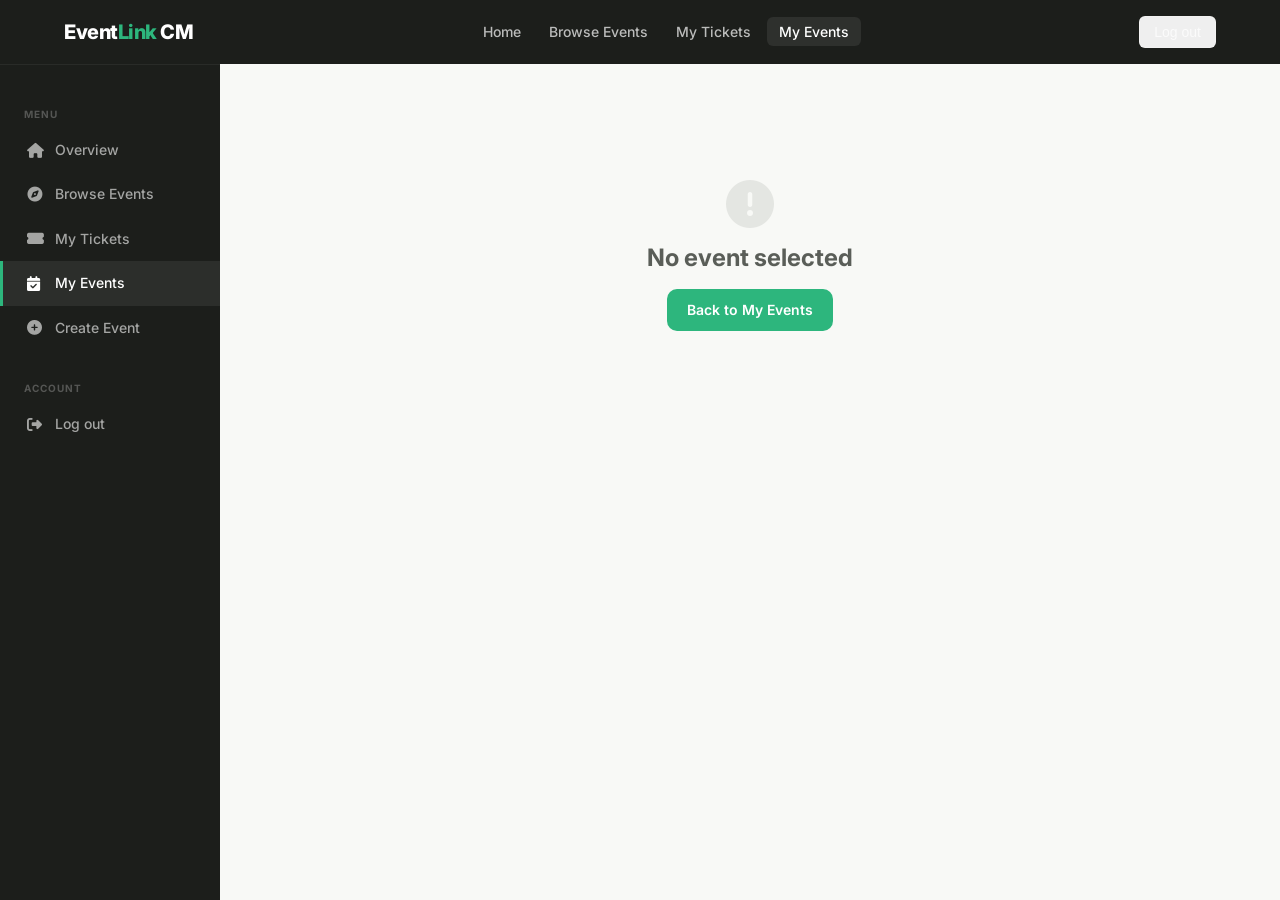
<file: EventLink CM Project/frontend/analytics.html>
<!DOCTYPE html>
<html lang="en">
<head>
  <meta charset="UTF-8">
  <meta name="viewport" content="width=device-width, initial-scale=1.0">
  <title>EventLink CM | Analytics</title>
  <link rel="stylesheet" href="css/style.css">
  <link rel="stylesheet" href="https://cdnjs.cloudflare.com/ajax/libs/font-awesome/6.4.0/css/all.min.css">
</head>
<body>

<header class="navbar">
  <a href="/" class="logo">Event<span>Link</span> CM</a>
  <ul class="nav-links" id="navLinks">
    <li><a href="/user-home">Home</a></li>
    <li><a href="/events">Browse Events</a></li>
    <li><a href="/dashboard">My Tickets</a></li>
    <li><a href="/organized" class="active">My Events</a></li>
  </ul>
  <div class="nav-actions">
    <button onclick="logout()" class="btn-ghost">Log out</button>
  </div>
</header>

<div class="dashboard-layout">
  <!-- SIDEBAR -->
  <nav class="sidebar">
    <div class="sidebar-section">Menu</div>
    <a href="/user-home" class="sidebar-item"><i class="fas fa-home"></i> Overview</a>
    <a href="/events" class="sidebar-item"><i class="fas fa-compass"></i> Browse Events</a>
    <a href="/dashboard" class="sidebar-item"><i class="fas fa-ticket-alt"></i> My Tickets</a>
    <a href="/organized" class="sidebar-item active"><i class="fas fa-calendar-check"></i> My Events</a>
    <a href="/create-event" class="sidebar-item"><i class="fas fa-plus-circle"></i> Create Event</a>
    <div class="sidebar-section" style="margin-top:16px;">Account</div>
    <a href="#" class="sidebar-item" onclick="logout()"><i class="fas fa-sign-out-alt"></i> Log out</a>
  </nav>

  <!-- MAIN -->
  <main class="dashboard-main">

    <!-- BREADCRUMB -->
    <div style="margin-bottom:24px;display:flex;align-items:center;gap:8px;font-size:13px;color:#8C908A;">
      <a href="/organized" style="color:#2DB67D;">My Events</a>
      <i class="fas fa-chevron-right" style="font-size:10px;"></i>
      <span id="breadcrumbName">Analytics</span>
    </div>

    <div style="margin-bottom:28px;">
      <h1 id="eventNameHeader" style="font-size:24px;margin-bottom:4px;">Event Analytics</h1>
      <p style="color:#5A5E58;font-size:14px;">Live registration data and attendance tracking.</p>
    </div>

    <!-- STAT CARDS -->
    <div class="stats-row" style="margin-bottom:32px;">
      <div class="stat-card">
        <div class="icon"><i class="fas fa-users"></i></div>
        <span class="value" id="totalRsvps">—</span>
        <div class="label">Total RSVPs</div>
      </div>
      <div class="stat-card">
        <div class="icon"><i class="fas fa-check-circle"></i></div>
        <span class="value" id="totalArrived">—</span>
        <div class="label">Checked In</div>
      </div>
      <div class="stat-card">
        <div class="icon"><i class="fas fa-venus"></i></div>
        <span class="value" id="totalFemale">—</span>
        <div class="label">Female</div>
      </div>
      <div class="stat-card">
        <div class="icon"><i class="fas fa-mars"></i></div>
        <span class="value" id="totalMale">—</span>
        <div class="label">Male</div>
      </div>
    </div>

    <!-- ATTENDANCE PROGRESS BAR -->
    <div class="card" style="padding:20px 24px;margin-bottom:28px;">
      <div style="display:flex;align-items:center;justify-content:space-between;margin-bottom:10px;">
        <span style="font-weight:600;font-size:14px;">Attendance rate</span>
        <span id="attendanceRate" style="font-weight:700;font-size:14px;color:#2DB67D;">—</span>
      </div>
      <div style="background:#F0F0EE;border-radius:999px;height:8px;overflow:hidden;">
        <div id="attendanceBar" style="background:#2DB67D;height:8px;width:0%;border-radius:999px;transition:width 0.6s ease;"></div>
      </div>
    </div>

    <!-- ATTENDEE TABLE -->
    <div style="margin-bottom:16px;display:flex;align-items:center;justify-content:space-between;">
      <h2 style="font-size:17px;">Attendees & Check-in</h2>
      <button onclick="loadAnalytics()" class="btn btn-outline btn-sm">
        <i class="fas fa-sync-alt"></i> Refresh
      </button>
    </div>

    <div class="table-wrap" id="tableWrap">
      <table>
        <thead>
          <tr>
            <th>Name</th>
            <th>Email</th>
            <th>Gender</th>
            <th>Status</th>
            <th>Time arrived</th>
            <th>Action</th>
          </tr>
        </thead>
        <tbody id="attendeeTableBody">
          <tr>
            <td colspan="6" style="text-align:center;padding:32px;color:#8C908A;">
              <i class="fas fa-spinner fa-spin" style="color:#2DB67D;margin-right:8px;"></i> Loading attendees…
            </td>
          </tr>
        </tbody>
      </table>
    </div>

  </main>
</div>

<script>
function toggleNav() { document.getElementById('navLinks')?.classList.toggle('open'); }
function logout() { localStorage.removeItem('currentUser'); window.location.href = '/'; }

const params  = new URLSearchParams(window.location.search);
const eventId = params.get('id');

async function loadAnalytics() {
  if (!eventId) {
    document.querySelector('.dashboard-main').innerHTML = `
      <div style="text-align:center;padding:80px 20px;">
        <i class="fas fa-exclamation-circle" style="font-size:48px;color:#E4E6E2;margin-bottom:16px;display:block;"></i>
        <h2 style="color:#5A5E58;">No event selected</h2>
        <a href="/organized" class="btn btn-green" style="margin-top:16px;">Back to My Events</a>
      </div>`;
    return;
  }

  try {
    const res  = await fetch(`/api/events/${eventId}/analytics`);
    const data = await res.json();

    // Header
    const name = data.event_name || 'Event Analytics';
    document.getElementById('eventNameHeader').textContent = name;
    document.getElementById('breadcrumbName').textContent  = name;
    document.title = `EventLink CM | ${name}`;

    // Stats
    const total   = data.total_rsvps   || 0;
    const arrived = data.total_arrived || 0;
    document.getElementById('totalRsvps').textContent   = total;
    document.getElementById('totalArrived').textContent = arrived;
    document.getElementById('totalFemale').textContent  = data.gender_breakdown?.female || 0;
    document.getElementById('totalMale').textContent    = data.gender_breakdown?.male   || 0;

    // Attendance bar
    const rate = total > 0 ? Math.round((arrived / total) * 100) : 0;
    document.getElementById('attendanceRate').textContent = `${rate}%`;
    document.getElementById('attendanceBar').style.width  = `${rate}%`;

    // Table
    const tbody = document.getElementById('attendeeTableBody');
    tbody.innerHTML = '';

    if (!data.attendees || data.attendees.length === 0) {
      tbody.innerHTML = `<tr><td colspan="6" style="text-align:center;padding:32px;color:#8C908A;">No RSVPs yet.</td></tr>`;
      return;
    }

    data.attendees.forEach(a => {
      const row = document.createElement('tr');
      const checkedIn = a.scanned;
      row.innerHTML = `
        <td><strong>${a.name}</strong></td>
        <td style="color:#5A5E58;">${a.email}</td>
        <td>${a.gender || '—'}</td>
        <td>
          ${checkedIn
            ? `<span class="badge badge-green"><i class="fas fa-check"></i> Checked in</span>`
            : `<span class="badge badge-gray">Pending</span>`}
        </td>
        <td style="color:#5A5E58;">${a.time_arrived || '—'}</td>
        <td>
          ${checkedIn
            ? `<span style="color:#8C908A;font-size:13px;">—</span>`
            : `<button class="btn btn-green btn-sm" onclick="mockScan('${a.email}')">
                <i class="fas fa-qrcode"></i> Simulate scan
              </button>`}
        </td>`;
      tbody.appendChild(row);
    });

  } catch (err) {
    console.error('Analytics load error:', err);
    document.getElementById('attendeeTableBody').innerHTML =
      `<tr><td colspan="6" style="text-align:center;padding:32px;color:#E53E3E;">Failed to load analytics data.</td></tr>`;
  }
}

async function mockScan(userEmail) {
  try {
    const res  = await fetch(`/api/events/${eventId}/scan`, {
      method:  'POST',
      headers: { 'Content-Type': 'application/json' },
      body:    JSON.stringify({ email: userEmail })
    });
    const data = await res.json();

    if (res.ok) {
      loadAnalytics(); // refresh
    } else {
      alert(data.detail || data.message || 'Scan failed.');
    }
  } catch {
    alert('Error scanning ticket. Check server connection.');
  }
}

document.addEventListener('DOMContentLoaded', loadAnalytics);
</script>
</body>
</html>
</file>
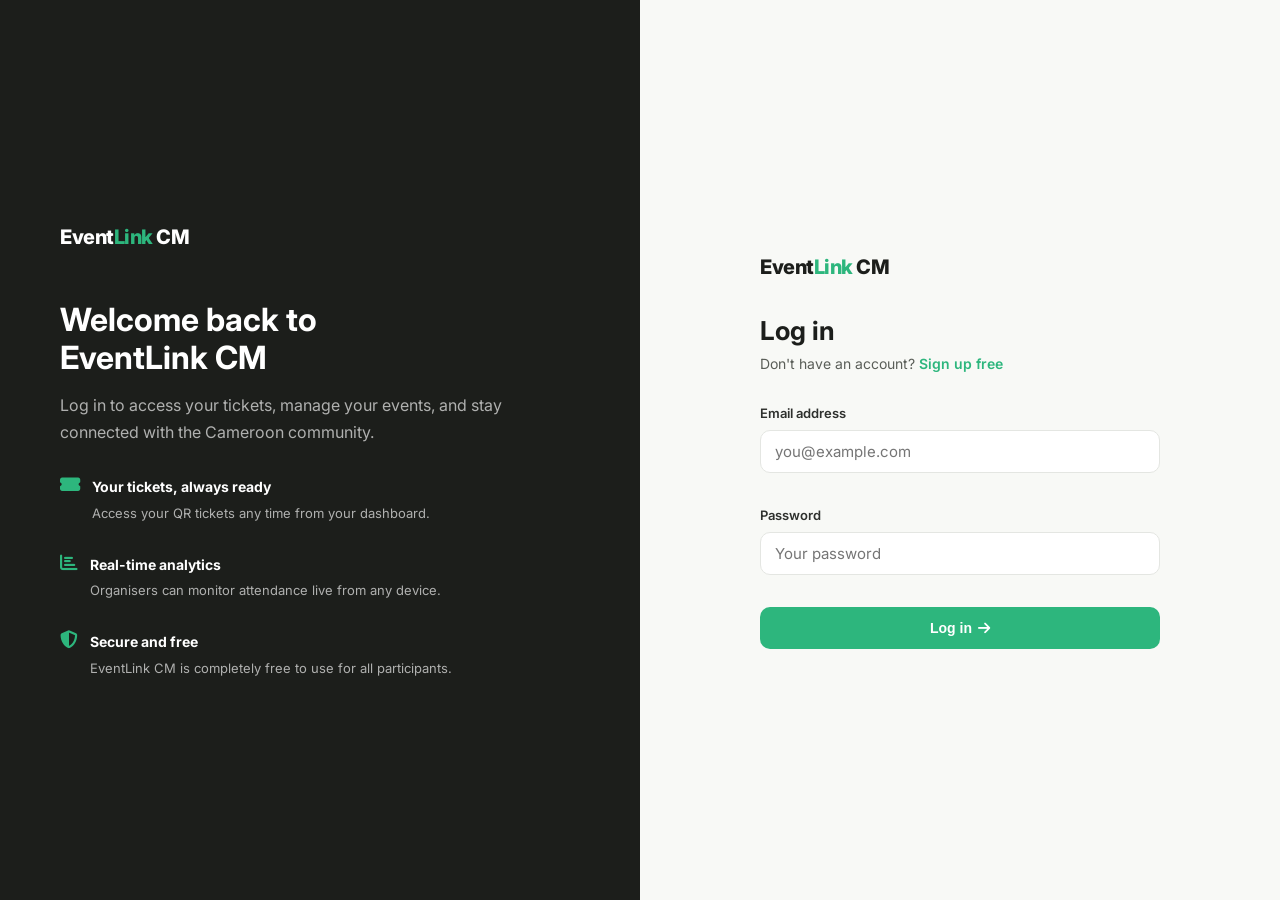
<file: EventLink CM Project/frontend/login.html>
<!DOCTYPE html>
<html lang="en">
<head>
  <meta charset="UTF-8">
  <meta name="viewport" content="width=device-width, initial-scale=1.0">
  <title>EventLink CM | Login</title>
  <link rel="stylesheet" href="css/style.css">
  <link rel="stylesheet" href="https://cdnjs.cloudflare.com/ajax/libs/font-awesome/6.4.0/css/all.min.css">
</head>
<body>

<div class="auth-page">

  <!-- LEFT PANEL -->
  <div class="auth-side">
    <div>
      <a href="/" class="logo" style="display:inline-block;margin-bottom:48px;">Event<span>Link</span> CM</a>
      <h2>Welcome back to<br>EventLink CM</h2>
      <p>Log in to access your tickets, manage your events, and stay connected with the Cameroon community.</p>

      <div class="auth-feature">
        <i class="fas fa-ticket-alt"></i>
        <div>
          <strong style="color:#fff;font-size:14px;">Your tickets, always ready</strong>
          <p style="font-size:13px;margin-top:2px;">Access your QR tickets any time from your dashboard.</p>
        </div>
      </div>
      <div class="auth-feature">
        <i class="fas fa-chart-bar"></i>
        <div>
          <strong style="color:#fff;font-size:14px;">Real-time analytics</strong>
          <p style="font-size:13px;margin-top:2px;">Organisers can monitor attendance live from any device.</p>
        </div>
      </div>
      <div class="auth-feature">
        <i class="fas fa-shield-alt"></i>
        <div>
          <strong style="color:#fff;font-size:14px;">Secure and free</strong>
          <p style="font-size:13px;margin-top:2px;">EventLink CM is completely free to use for all participants.</p>
        </div>
      </div>
    </div>
  </div>

  <!-- RIGHT PANEL -->
  <div class="auth-form-side">
    <div class="auth-form-box">
      <a href="/" style="font-size:20px;font-weight:800;color:#1C1E1B;letter-spacing:-0.5px;display:block;margin-bottom:32px;">Event<span style="color:#2DB67D;">Link</span> CM</a>
      <h1>Log in</h1>
      <p class="subtitle">Don't have an account? <a href="/register" style="color:#2DB67D;font-weight:600;">Sign up free</a></p>

      <form onsubmit="loginUser(event)">
        <div class="form-group">
          <label for="email">Email address</label>
          <input id="email" type="email" placeholder="you@example.com" required>
        </div>
        <div class="form-group">
          <label for="password">Password</label>
          <input id="password" type="password" placeholder="Your password" required>
        </div>
        <button type="submit" class="btn btn-green" style="width:100%;justify-content:center;padding:13px;">
          Log in <i class="fas fa-arrow-right"></i>
        </button>
        <div id="message" class="alert" style="display:none;margin-top:8px;"></div>
      </form>
    </div>
  </div>

</div>

<script src="js/login.js"></script>
</body>
</html>
</file>
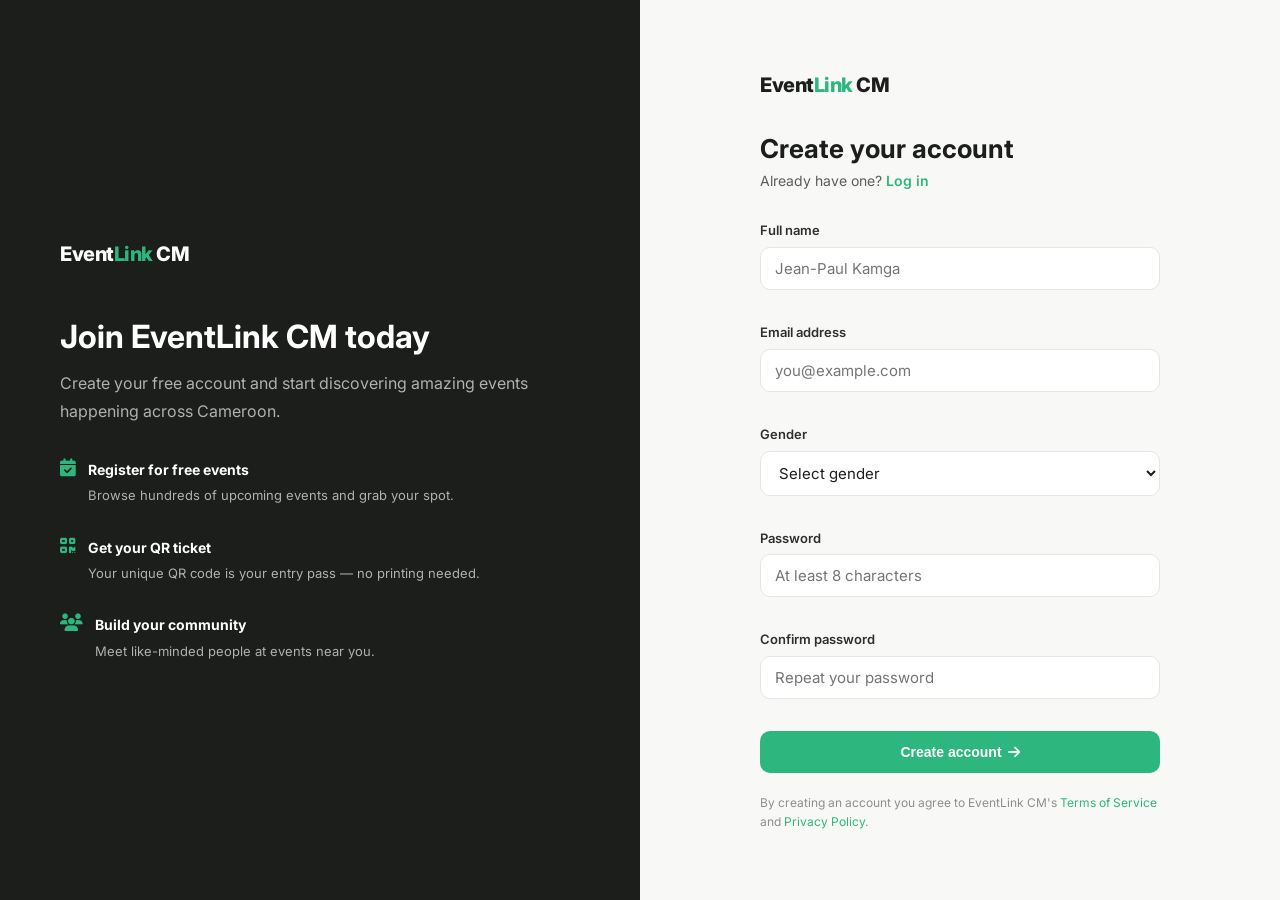
<file: EventLink CM Project/frontend/register.html>
<!DOCTYPE html>
<html lang="en">
<head>
  <meta charset="UTF-8">
  <meta name="viewport" content="width=device-width, initial-scale=1.0">
  <title>EventLink CM | Create Account</title>
  <link rel="stylesheet" href="css/style.css">
  <link rel="stylesheet" href="https://cdnjs.cloudflare.com/ajax/libs/font-awesome/6.4.0/css/all.min.css">
</head>
<body>

<div class="auth-page">

  <!-- LEFT PANEL -->
  <div class="auth-side">
    <div>
      <a href="/" class="logo" style="display:inline-block;margin-bottom:48px;">Event<span>Link</span> CM</a>
      <h2>Join EventLink CM today</h2>
      <p>Create your free account and start discovering amazing events happening across Cameroon.</p>

      <div class="auth-feature" style="margin-top:32px;">
        <i class="fas fa-calendar-check"></i>
        <div>
          <strong style="color:#fff;font-size:14px;">Register for free events</strong>
          <p style="font-size:13px;margin-top:2px;">Browse hundreds of upcoming events and grab your spot.</p>
        </div>
      </div>
      <div class="auth-feature">
        <i class="fas fa-qrcode"></i>
        <div>
          <strong style="color:#fff;font-size:14px;">Get your QR ticket</strong>
          <p style="font-size:13px;margin-top:2px;">Your unique QR code is your entry pass — no printing needed.</p>
        </div>
      </div>
      <div class="auth-feature">
        <i class="fas fa-users"></i>
        <div>
          <strong style="color:#fff;font-size:14px;">Build your community</strong>
          <p style="font-size:13px;margin-top:2px;">Meet like-minded people at events near you.</p>
        </div>
      </div>
    </div>
  </div>

  <!-- RIGHT PANEL -->
  <div class="auth-form-side">
    <div class="auth-form-box">
      <a href="/" style="font-size:20px;font-weight:800;color:#1C1E1B;letter-spacing:-0.5px;display:block;margin-bottom:32px;">Event<span style="color:#2DB67D;">Link</span> CM</a>
      <h1>Create your account</h1>
      <p class="subtitle">Already have one? <a href="/login" style="color:#2DB67D;font-weight:600;">Log in</a></p>

      <form onsubmit="registerUser(event)">
        <div class="form-group">
          <label for="name">Full name</label>
          <input id="name" type="text" placeholder="Jean-Paul Kamga" required>
        </div>
        <div class="form-group">
          <label for="email">Email address</label>
          <input id="email" type="email" placeholder="you@example.com" required>
        </div>
        <div class="form-group">
          <label for="gender">Gender</label>
          <select id="gender" required>
            <option value="" disabled selected>Select gender</option>
            <option value="Male">Male</option>
            <option value="Female">Female</option>
            <option value="Other">Prefer not to say</option>
          </select>
        </div>
        <div class="form-group">
          <label for="password">Password</label>
          <input id="password" type="password" placeholder="At least 8 characters" required>
        </div>
        <div class="form-group">
          <label for="confirmPassword">Confirm password</label>
          <input id="confirmPassword" type="password" placeholder="Repeat your password" required>
        </div>
        <button type="submit" class="btn btn-green" style="width:100%;justify-content:center;padding:13px;">
          Create account <i class="fas fa-arrow-right"></i>
        </button>
        <div id="message" class="alert" style="display:none;margin-top:8px;"></div>
      </form>

      <p style="font-size:12px;color:#8C908A;margin-top:20px;line-height:1.6;">
        By creating an account you agree to EventLink CM's <a href="#" style="color:#2DB67D;">Terms of Service</a> and <a href="#" style="color:#2DB67D;">Privacy Policy</a>.
      </p>
    </div>
  </div>

</div>

<script src="js/register.js"></script>
</body>
</html>
</file>
<file: EventLink CM Project/frontend/css/style.css>
/* =============================================================
   EventLink CM — Design System
   Inspired by trimly237.com: clean, human, Cameroon-local feel
   ============================================================= */

@import url('https://fonts.googleapis.com/css2?family=Inter:wght@300;400;500;600;700;800&display=swap');

/* ── RESET & BASE ─────────────────────────────────────────── */
*, *::before, *::after {
  margin: 0;
  padding: 0;
  box-sizing: border-box;
}

:root {
  --green:       #2DB67D;   /* primary accent — Trimly-style teal-green */
  --green-dark:  #229966;
  --green-light: #E8F7F1;
  --dark:        #1C1E1B;   /* near-black used on navbar, headings */
  --charcoal:    #2E302D;
  --gray:        #5A5E58;
  --gray-light:  #8C908A;
  --border:      #E4E6E2;
  --bg:          #F8F9F6;   /* warm off-white */
  --white:       #FFFFFF;
  --danger:      #E53E3E;
  --warning:     #D97706;
  --shadow-sm:   0 1px 3px rgba(0,0,0,.07), 0 1px 2px rgba(0,0,0,.04);
  --shadow-md:   0 4px 12px rgba(0,0,0,.08), 0 2px 4px rgba(0,0,0,.04);
  --shadow-lg:   0 10px 30px rgba(0,0,0,.10), 0 4px 8px rgba(0,0,0,.05);
  --radius-sm:   6px;
  --radius-md:   10px;
  --radius-lg:   16px;
  --radius-xl:   24px;
  --font:        'Inter', -apple-system, BlinkMacSystemFont, 'Segoe UI', sans-serif;
  --transition:  0.2s ease;
}

html { scroll-behavior: smooth; }

body {
  font-family: var(--font);
  background: var(--bg);
  color: var(--dark);
  line-height: 1.6;
  -webkit-font-smoothing: antialiased;
}

img { max-width: 100%; display: block; }
a  { color: inherit; text-decoration: none; }

/* ── TYPOGRAPHY ───────────────────────────────────────────── */
h1, h2, h3, h4, h5 {
  font-weight: 700;
  line-height: 1.2;
  color: var(--dark);
}

.section-title {
  font-size: clamp(24px, 3vw, 32px);
  margin-bottom: 6px;
}
.section-sub {
  color: var(--gray);
  font-size: 16px;
  margin-bottom: 36px;
}

/* ── NAVBAR ───────────────────────────────────────────────── */
.navbar {
  position: sticky;
  top: 0;
  z-index: 100;
  background: var(--dark);
  height: 64px;
  display: flex;
  align-items: center;
  justify-content: space-between;
  padding: 0 5%;
  box-shadow: 0 1px 0 rgba(255,255,255,0.06);
}

.logo {
  font-size: 20px;
  font-weight: 800;
  color: var(--white);
  letter-spacing: -0.5px;
}
.logo span { color: var(--green); }

.nav-links {
  display: flex;
  align-items: center;
  gap: 4px;
  list-style: none;
}
.nav-links a {
  color: rgba(255,255,255,0.7);
  font-size: 14px;
  font-weight: 500;
  padding: 6px 12px;
  border-radius: var(--radius-sm);
  transition: var(--transition);
}
.nav-links a:hover,
.nav-links a.active { color: var(--white); background: rgba(255,255,255,0.08); }

.nav-actions {
  display: flex;
  align-items: center;
  gap: 8px;
}
.btn-ghost {
  color: rgba(255,255,255,0.75);
  font-size: 14px;
  font-weight: 500;
  padding: 7px 14px;
  border-radius: var(--radius-sm);
  border: 1px solid rgba(255,255,255,0.2);
  transition: var(--transition);
}
.btn-ghost:hover { border-color: rgba(255,255,255,0.5); color: var(--white); }

.btn-primary {
  background: var(--green);
  color: var(--white);
  font-size: 14px;
  font-weight: 600;
  padding: 8px 18px;
  border-radius: var(--radius-sm);
  border: none;
  cursor: pointer;
  transition: var(--transition);
  display: inline-flex;
  align-items: center;
  gap: 6px;
}
.btn-primary:hover { background: var(--green-dark); transform: translateY(-1px); }

/* mobile hamburger */
.menu-toggle {
  display: none;
  background: none;
  border: none;
  color: var(--white);
  font-size: 22px;
  cursor: pointer;
  padding: 4px;
}

/* ── BUTTONS ──────────────────────────────────────────────── */
.btn {
  display: inline-flex;
  align-items: center;
  gap: 6px;
  padding: 10px 20px;
  border-radius: var(--radius-md);
  font-weight: 600;
  font-size: 14px;
  cursor: pointer;
  border: none;
  transition: var(--transition);
}
.btn-lg { padding: 14px 28px; font-size: 16px; }
.btn-sm { padding: 6px 14px; font-size: 13px; }

.btn-green  { background: var(--green);  color: var(--white); }
.btn-green:hover  { background: var(--green-dark); }

.btn-outline {
  background: transparent;
  border: 1.5px solid var(--border);
  color: var(--dark);
}
.btn-outline:hover { border-color: var(--green); color: var(--green); }

.btn-danger { background: var(--danger); color: var(--white); }

/* ── HERO (HOME) ──────────────────────────────────────────── */
.hero {
  display: grid;
  grid-template-columns: 1fr 1fr;
  align-items: center;
  gap: 40px;
  padding: 72px 5% 80px;
  background: var(--white);
  border-bottom: 1px solid var(--border);
}
.hero-badge {
  display: inline-flex;
  align-items: center;
  gap: 6px;
  background: var(--green-light);
  color: var(--green-dark);
  font-size: 13px;
  font-weight: 600;
  padding: 5px 12px;
  border-radius: 999px;
  margin-bottom: 18px;
}
.hero h1 {
  font-size: clamp(36px, 5vw, 56px);
  font-weight: 800;
  letter-spacing: -1.5px;
  line-height: 1.1;
  margin-bottom: 18px;
}
.hero h1 em {
  font-style: normal;
  color: var(--green);
}
.hero p {
  color: var(--gray);
  font-size: 18px;
  line-height: 1.7;
  margin-bottom: 32px;
  max-width: 480px;
}
.hero-cta {
  display: flex;
  gap: 12px;
  flex-wrap: wrap;
}
.hero-visual {
  position: relative;
  border-radius: var(--radius-xl);
  overflow: hidden;
  aspect-ratio: 4/3;
  box-shadow: var(--shadow-lg);
}
.hero-visual img {
  width: 100%; height: 100%;
  object-fit: cover;
}
.hero-stat-bubble {
  position: absolute;
  bottom: 20px;
  left: 20px;
  background: var(--white);
  border-radius: var(--radius-md);
  padding: 12px 16px;
  box-shadow: var(--shadow-md);
  display: flex;
  align-items: center;
  gap: 10px;
  font-size: 13px;
}
.hero-stat-bubble strong { font-size: 18px; color: var(--green); }

/* ── SEARCH BAR ───────────────────────────────────────────── */
.search-bar {
  display: flex;
  align-items: center;
  background: var(--white);
  border: 1.5px solid var(--border);
  border-radius: var(--radius-lg);
  padding: 6px 6px 6px 16px;
  gap: 10px;
  box-shadow: var(--shadow-sm);
  max-width: 560px;
}
.search-bar input {
  flex: 1;
  border: none;
  outline: none;
  font-size: 15px;
  background: transparent;
  color: var(--dark);
}
.search-bar input::placeholder { color: var(--gray-light); }
.search-bar select {
  border: none;
  outline: none;
  background: transparent;
  color: var(--gray);
  font-size: 14px;
  cursor: pointer;
}
.search-bar .btn { border-radius: var(--radius-md); }

/* ── PAGE LAYOUT ──────────────────────────────────────────── */
.page-header {
  background: var(--white);
  border-bottom: 1px solid var(--border);
  padding: 36px 5%;
}
.page-header h1 { font-size: clamp(22px, 3vw, 30px); margin-bottom: 4px; }
.page-header p  { color: var(--gray); font-size: 15px; }

.container {
  max-width: 1200px;
  margin: 0 auto;
  padding: 0 5%;
}

.section { padding: 56px 5%; }
.section-sm { padding: 32px 5%; }

/* ── CARDS ────────────────────────────────────────────────── */
.card {
  background: var(--white);
  border: 1px solid var(--border);
  border-radius: var(--radius-lg);
  overflow: hidden;
  box-shadow: var(--shadow-sm);
  transition: transform var(--transition), box-shadow var(--transition);
}
.card:hover {
  transform: translateY(-3px);
  box-shadow: var(--shadow-md);
}

/* Event card */
.event-card {
  background: var(--white);
  border: 1px solid var(--border);
  border-radius: var(--radius-lg);
  overflow: hidden;
  transition: transform var(--transition), box-shadow var(--transition);
}
.event-card:hover {
  transform: translateY(-4px);
  box-shadow: var(--shadow-md);
}
.event-card-image {
  aspect-ratio: 16/9;
  overflow: hidden;
}
.event-card-image img {
  width: 100%; height: 100%;
  object-fit: cover;
  transition: transform 0.4s ease;
}
.event-card:hover .event-card-image img { transform: scale(1.04); }
.event-card-body { padding: 18px; }
.event-card-category {
  font-size: 11px;
  font-weight: 700;
  text-transform: uppercase;
  letter-spacing: 0.8px;
  color: var(--green);
  margin-bottom: 8px;
}
.event-card-title {
  font-size: 17px;
  font-weight: 700;
  margin-bottom: 10px;
  line-height: 1.3;
}
.event-card-meta {
  display: flex;
  flex-direction: column;
  gap: 5px;
  color: var(--gray);
  font-size: 13px;
}
.event-card-meta span {
  display: flex;
  align-items: center;
  gap: 6px;
}
.event-card-meta i { color: var(--green); width: 14px; }
.event-card-footer {
  padding: 14px 18px;
  border-top: 1px solid var(--border);
  display: flex;
  align-items: center;
  justify-content: space-between;
}
.event-card-rsvp {
  font-size: 12px;
  color: var(--gray-light);
}

/* Grid layouts */
.grid-3 { display: grid; grid-template-columns: repeat(3, 1fr); gap: 24px; }
.grid-2 { display: grid; grid-template-columns: repeat(2, 1fr); gap: 24px; }

/* ── FORM ELEMENTS ────────────────────────────────────────── */
.form-group { margin-bottom: 18px; }
.form-group label {
  display: block;
  font-size: 13px;
  font-weight: 600;
  color: var(--charcoal);
  margin-bottom: 6px;
}
.form-group input,
.form-group select,
.form-group textarea {
  width: 100%;
  padding: 11px 14px;
  border: 1.5px solid var(--border);
  border-radius: var(--radius-md);
  font-size: 15px;
  font-family: var(--font);
  color: var(--dark);
  background: var(--white);
  outline: none;
  transition: border-color var(--transition), box-shadow var(--transition);
}
.form-group input:focus,
.form-group select:focus,
.form-group textarea:focus {
  border-color: var(--green);
  box-shadow: 0 0 0 3px rgba(45,182,125,0.12);
}
.form-group textarea { resize: vertical; min-height: 110px; }

/* Auth box */
.auth-page {
  min-height: 100vh;
  display: grid;
  grid-template-columns: 1fr 1fr;
}
.auth-side {
  background: var(--dark);
  display: flex;
  flex-direction: column;
  justify-content: center;
  padding: 60px;
  color: var(--white);
}
.auth-side h2 { font-size: 32px; margin-bottom: 14px; color: var(--white); }
.auth-side p  { color: rgba(255,255,255,0.65); line-height: 1.7; }
.auth-side .auth-feature {
  display: flex;
  align-items: flex-start;
  gap: 12px;
  margin-top: 28px;
}
.auth-side .auth-feature i {
  color: var(--green);
  font-size: 18px;
  margin-top: 2px;
  flex-shrink: 0;
}
.auth-form-side {
  display: flex;
  align-items: center;
  justify-content: center;
  padding: 60px 40px;
  background: var(--bg);
}
.auth-form-box {
  width: 100%;
  max-width: 400px;
}
.auth-form-box h1 {
  font-size: 26px;
  margin-bottom: 6px;
}
.auth-form-box .subtitle {
  color: var(--gray);
  font-size: 14px;
  margin-bottom: 28px;
}
.auth-form-box form {
  display: flex;
  flex-direction: column;
  gap: 14px;
}

/* ── FILTERS / PILLS ──────────────────────────────────────── */
.filter-bar {
  display: flex;
  align-items: center;
  gap: 8px;
  flex-wrap: wrap;
  margin-bottom: 28px;
}
.filter-pill {
  padding: 6px 16px;
  border-radius: 999px;
  font-size: 13px;
  font-weight: 500;
  cursor: pointer;
  border: 1.5px solid var(--border);
  background: var(--white);
  color: var(--gray);
  transition: var(--transition);
}
.filter-pill:hover,
.filter-pill.active {
  border-color: var(--green);
  background: var(--green-light);
  color: var(--green-dark);
}

/* ── STATS ROW ────────────────────────────────────────────── */
.stats-row {
  display: grid;
  grid-template-columns: repeat(4, 1fr);
  gap: 16px;
  margin-bottom: 40px;
}
.stat-card {
  background: var(--white);
  border: 1px solid var(--border);
  border-radius: var(--radius-lg);
  padding: 20px 24px;
  text-align: center;
}
.stat-card .value {
  font-size: 32px;
  font-weight: 800;
  color: var(--dark);
  display: block;
}
.stat-card .label {
  font-size: 13px;
  color: var(--gray);
  margin-top: 4px;
}
.stat-card .icon {
  font-size: 22px;
  color: var(--green);
  margin-bottom: 8px;
}

/* ── BADGES & TAGS ────────────────────────────────────────── */
.badge {
  display: inline-block;
  padding: 3px 10px;
  border-radius: 999px;
  font-size: 11px;
  font-weight: 700;
  text-transform: uppercase;
  letter-spacing: 0.5px;
}
.badge-green  { background: var(--green-light); color: var(--green-dark); }
.badge-dark   { background: var(--dark); color: var(--white); }
.badge-gray   { background: #F0F0EE; color: var(--gray); }

/* ── MODAL ────────────────────────────────────────────────── */
.modal-overlay {
  display: none;
  position: fixed;
  inset: 0;
  background: rgba(0,0,0,0.55);
  z-index: 1000;
  align-items: center;
  justify-content: center;
}
.modal-overlay.open { display: flex; }
.modal-box {
  background: var(--white);
  border-radius: var(--radius-xl);
  padding: 36px;
  max-width: 440px;
  width: 90%;
  text-align: center;
  box-shadow: var(--shadow-lg);
}
.modal-box h2 { margin-bottom: 10px; }
.modal-box p  { color: var(--gray); margin-bottom: 20px; }
.modal-box img { width: 180px; margin: 16px auto; }

/* ── DASHBOARD SIDEBAR ────────────────────────────────────── */
.dashboard-layout {
  display: grid;
  grid-template-columns: 220px 1fr;
  min-height: calc(100vh - 64px);
}
.sidebar {
  background: var(--dark);
  padding: 28px 0;
  position: sticky;
  top: 64px;
  height: calc(100vh - 64px);
  overflow-y: auto;
}
.sidebar-item {
  display: flex;
  align-items: center;
  gap: 10px;
  padding: 11px 24px;
  color: rgba(255,255,255,0.6);
  font-size: 14px;
  font-weight: 500;
  cursor: pointer;
  transition: var(--transition);
  border-left: 3px solid transparent;
}
.sidebar-item:hover,
.sidebar-item.active {
  color: var(--white);
  background: rgba(255,255,255,0.07);
  border-left-color: var(--green);
}
.sidebar-item i { width: 18px; font-size: 15px; }
.sidebar-section {
  padding: 14px 24px 6px;
  font-size: 10px;
  font-weight: 700;
  text-transform: uppercase;
  letter-spacing: 1px;
  color: rgba(255,255,255,0.25);
}
.dashboard-main { padding: 36px 5%; background: var(--bg); }

/* ── ALERT MESSAGES ───────────────────────────────────────── */
.alert {
  padding: 12px 16px;
  border-radius: var(--radius-md);
  font-size: 14px;
  font-weight: 500;
  margin-bottom: 16px;
}
.alert-success { background: var(--green-light); color: var(--green-dark); }
.alert-error   { background: #FFF0F0; color: var(--danger); }

/* ── SECTION ACCENTS ──────────────────────────────────────── */
.features-section {
  background: var(--dark);
  color: var(--white);
  padding: 72px 5%;
}
.features-section h2 { color: var(--white); }
.feature-card {
  background: rgba(255,255,255,0.06);
  border: 1px solid rgba(255,255,255,0.08);
  border-radius: var(--radius-lg);
  padding: 28px;
}
.feature-card .icon {
  width: 44px; height: 44px;
  background: var(--green);
  border-radius: var(--radius-md);
  display: flex;
  align-items: center;
  justify-content: center;
  color: var(--white);
  font-size: 18px;
  margin-bottom: 16px;
}
.feature-card h3 { color: var(--white); font-size: 17px; margin-bottom: 8px; }
.feature-card p  { color: rgba(255,255,255,0.6); font-size: 14px; line-height: 1.6; }

.cta-section {
  background: var(--green);
  color: var(--white);
  padding: 64px 5%;
  text-align: center;
}
.cta-section h2 { color: var(--white); font-size: clamp(24px, 3vw, 36px); margin-bottom: 12px; }
.cta-section p  { color: rgba(255,255,255,0.85); font-size: 17px; margin-bottom: 28px; }
.btn-white { background: var(--white); color: var(--green-dark); }
.btn-white:hover { background: rgba(255,255,255,0.9); }

/* ── FOOTER ───────────────────────────────────────────────── */
footer {
  background: var(--dark);
  color: rgba(255,255,255,0.75);
  padding: 56px 5% 32px;
}
.footer-grid {
  display: grid;
  grid-template-columns: 2fr 1fr 1fr 1.5fr;
  gap: 40px;
  margin-bottom: 40px;
}
.footer-brand .logo { font-size: 20px; margin-bottom: 12px; }
.footer-brand p {
  font-size: 14px;
  line-height: 1.7;
  color: rgba(255,255,255,0.5);
  max-width: 260px;
}
.footer-col h4 {
  color: var(--white);
  font-size: 13px;
  font-weight: 700;
  text-transform: uppercase;
  letter-spacing: 0.8px;
  margin-bottom: 16px;
}
.footer-col ul { list-style: none; }
.footer-col ul li { margin-bottom: 10px; }
.footer-col ul li a {
  color: rgba(255,255,255,0.5);
  font-size: 14px;
  transition: var(--transition);
}
.footer-col ul li a:hover { color: var(--green); }
.footer-contact p {
  display: flex;
  align-items: flex-start;
  gap: 10px;
  font-size: 14px;
  color: rgba(255,255,255,0.5);
  margin-bottom: 10px;
}
.footer-contact i { color: var(--green); margin-top: 2px; flex-shrink: 0; }
.footer-bottom {
  border-top: 1px solid rgba(255,255,255,0.08);
  padding-top: 24px;
  display: flex;
  align-items: center;
  justify-content: space-between;
  font-size: 13px;
  color: rgba(255,255,255,0.35);
}
.footer-bottom a { color: rgba(255,255,255,0.35); }
.footer-bottom a:hover { color: var(--green); }

/* ── TABLE ────────────────────────────────────────────────── */
.table-wrap { background: var(--white); border: 1px solid var(--border); border-radius: var(--radius-lg); overflow: hidden; }
table { width: 100%; border-collapse: collapse; font-size: 14px; }
th {
  background: var(--bg);
  font-weight: 600;
  font-size: 12px;
  text-transform: uppercase;
  letter-spacing: 0.5px;
  color: var(--gray);
  padding: 12px 16px;
  text-align: left;
  border-bottom: 1px solid var(--border);
}
td {
  padding: 14px 16px;
  border-bottom: 1px solid var(--border);
  color: var(--charcoal);
}
tr:last-child td { border-bottom: none; }
tr:hover td { background: var(--bg); }

/* ── RESPONSIVE ───────────────────────────────────────────── */
@media (max-width: 1024px) {
  .grid-3 { grid-template-columns: repeat(2, 1fr); }
  .stats-row { grid-template-columns: repeat(2, 1fr); }
  .footer-grid { grid-template-columns: 1fr 1fr; }
}

@media (max-width: 768px) {
  .hero {
    grid-template-columns: 1fr;
    text-align: center;
    padding: 48px 5% 56px;
  }
  .hero p { max-width: 100%; }
  .hero-cta { justify-content: center; }
  .hero-visual { display: none; }

  .auth-page { grid-template-columns: 1fr; }
  .auth-side { display: none; }
  .auth-form-side { padding: 48px 24px; }

  .dashboard-layout { grid-template-columns: 1fr; }
  .sidebar { display: none; }

  .grid-3, .grid-2 { grid-template-columns: 1fr; }
  .stats-row { grid-template-columns: repeat(2, 1fr); }
  .footer-grid { grid-template-columns: 1fr; }
  .footer-bottom { flex-direction: column; gap: 8px; text-align: center; }

  .nav-links { display: none; }
  .menu-toggle { display: block; }

  /* mobile nav open state */
  .nav-links.open {
    display: flex;
    flex-direction: column;
    position: fixed;
    top: 64px; left: 0; right: 0;
    background: var(--dark);
    padding: 16px 5% 24px;
    gap: 4px;
    border-top: 1px solid rgba(255,255,255,0.08);
  }
}

@media (max-width: 480px) {
  .stats-row { grid-template-columns: 1fr 1fr; }
  .hero h1 { font-size: 32px; letter-spacing: -1px; }
}
</file>
